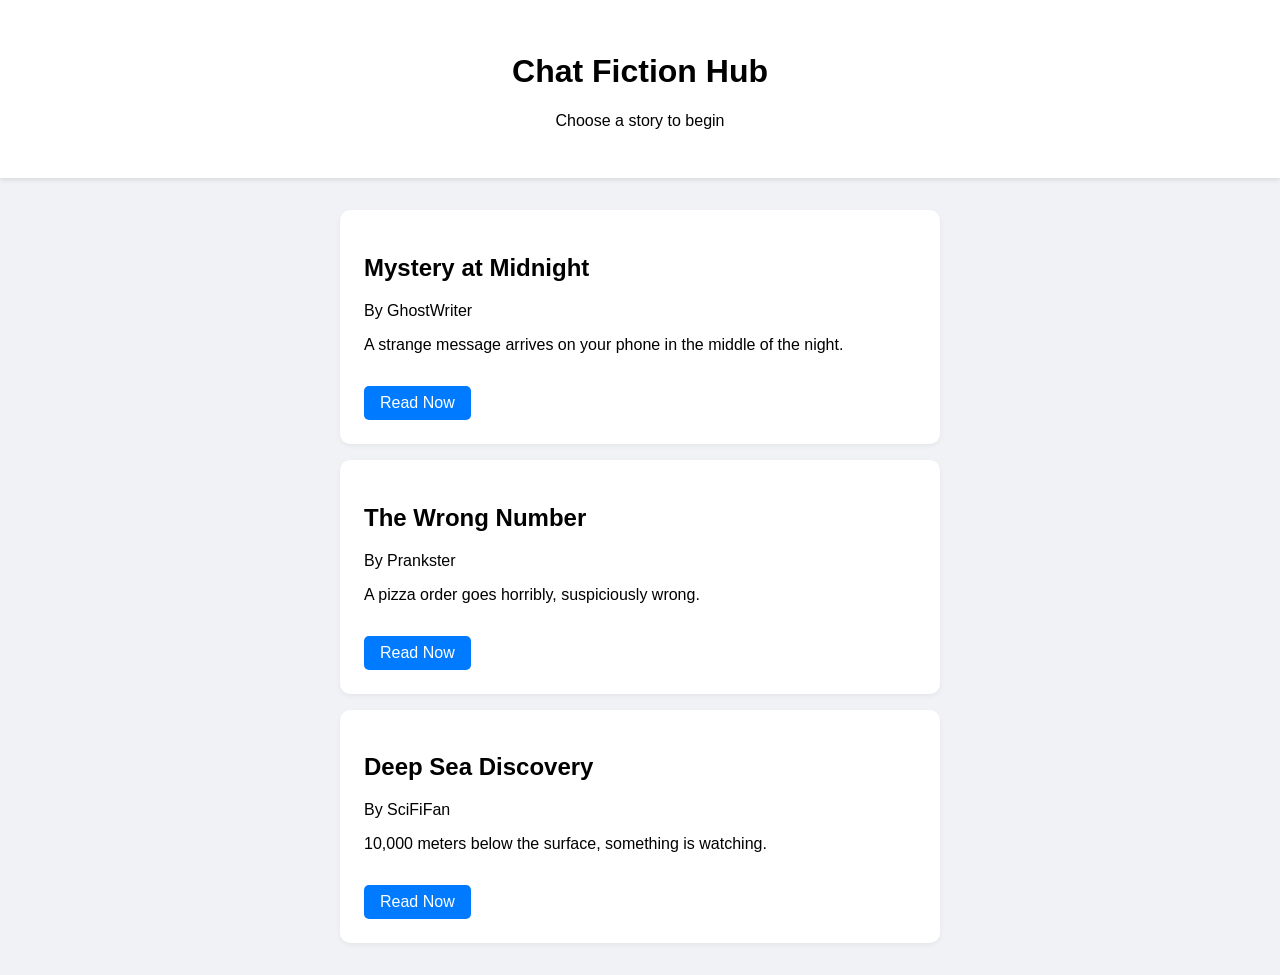
<file: index.html>
<!DOCTYPE html>
<html lang="en">
<head>
    <meta charset="UTF-8">
    <meta name="viewport" content="width=device-width, initial-scale=1.0">
    <title>Chat Fiction Hub</title>
    <link rel="stylesheet" href="css/style.css">
</head>
<body>
    <header>
        <h1>Chat Fiction Hub</h1>
        <p>Choose a story to begin</p>
    </header>

    <main id="story-list">
        <!-- Stories will be loaded here -->
    </main>

    <script>
        fetch('stories/story-index.json')
            .then(res => res.json())
            .then(stories => {
                const list = document.getElementById('story-list');
                stories.forEach(story => {
                    const card = document.createElement('div');
                    card.className = 'story-card';
                    card.innerHTML = `
                        <h2>${story.title}</h2>
                        <p>By ${story.author}</p>
                        <p>${story.description}</p>
                        <a href="reader.html?story=${story.file}" class="read-btn">Read Now</a>
                    `;
                    list.appendChild(card);
                });
            });
    </script>
</body>
</html>
</file>
<file: css/style.css>
:root {
    --bg-color: #f0f2f5;
    --bubble-left: #ffffff;
    --bubble-right: #dcf8c6;
    --text-main: #333;
    --text-dim: #888;
}

body {
    /* Universal system font stack for best language support */
    font-family: -apple-system, BlinkMacSystemFont, "Segoe UI", Roboto, Helvetica, Arial, sans-serif, "Apple Color Emoji", "Segoe UI Emoji", "Segoe UI Symbol";
    margin: 0;
    padding: 0;
    background-color: var(--bg-color);
}

.hidden { display: none !important; }

/* Notification Pop Styles */
#notification-banner {
    position: fixed;
    top: 10px;
    left: 10px;
    right: 10px;
    background: rgba(255, 255, 255, 0.95);
    backdrop-filter: blur(10px);
    border-radius: 15px;
    padding: 12px;
    box-shadow: 0 4px 15px rgba(0,0,0,0.2);
    z-index: 1000;
    animation: slideDown 0.4s cubic-bezier(0.18, 0.89, 0.32, 1.28);
}

@keyframes slideDown {
    from { transform: translateY(-120%); }
    to { transform: translateY(0); }
}

.notif-content {
    display: flex;
    align-items: center;
}

.notif-text {
    display: flex;
    flex-direction: column;
    margin-left: 10px;
}

.notif-text strong {
    font-size: 0.85rem;
    color: #333;
}

.notif-text span {
    font-size: 0.9rem;
    color: #555;
    white-space: nowrap;
    overflow: hidden;
    text-overflow: ellipsis;
    max-width: 250px;
}

/* Menu Styles */
#menu-btn {
    background: none;
    border: none;
    color: white;
    font-size: 1.5rem;
    cursor: pointer;
    margin-left: auto;
}

#story-menu {
    position: fixed;
    top: 60px;
    right: 10px;
    background: white;
    width: 250px;
    max-height: 70vh;
    border-radius: 10px;
    box-shadow: 0 4px 15px rgba(0,0,0,0.2);
    z-index: 200;
    padding: 1rem;
    overflow-y: auto;
}

.menu-item {
    padding: 10px;
    border-bottom: 1px solid #eee;
    cursor: pointer;
}

.menu-item:hover { background: #f9f9f9; }

#close-menu {
    width: 100%;
    margin-top: 10px;
    padding: 8px;
    background: #075e54;
    color: white;
    border: none;
    border-radius: 5px;
}
header {
    text-align: center;
    padding: 2rem;
    background: white;
    box-shadow: 0 2px 5px rgba(0,0,0,0.1);
}

#story-list {
    max-width: 600px;
    margin: 2rem auto;
    padding: 0 1rem;
}

.story-card {
    background: white;
    padding: 1.5rem;
    border-radius: 10px;
    margin-bottom: 1rem;
    box-shadow: 0 2px 5px rgba(0,0,0,0.05);
}

.read-btn {
    display: inline-block;
    padding: 0.5rem 1rem;
    background: #007bff;
    color: white;
    text-decoration: none;
    border-radius: 5px;
    margin-top: 1rem;
}

/* Reader Styles */
.reader-mode {
    background-color: #e5ddd5;
    background-size: cover;
    background-position: center;
    background-attachment: fixed;
    height: 100vh;
    overflow: hidden; /* Prevent body scroll to stop bouncing */
}

#reader-container {
    display: flex;
    flex-direction: column;
    height: 100vh;
    position: relative;
}

#story-header {
    position: absolute;
    top: 0;
    width: 100%;
    background: #075e54;
    color: white;
    padding: 10px 1rem;
    display: flex;
    align-items: center;
    z-index: 100;
    box-sizing: border-box;
}

.back-link {
    color: white;
    text-decoration: none;
    margin-right: 1rem;
    font-size: 1.2rem;
}

#chat-window {
    flex: 1;
    overflow-y: auto;
    padding: 70px 1rem 80px 1rem;
    display: flex;
    flex-direction: column;
    scroll-behavior: smooth;
}

/* Chat Input Mockup */
#chat-input-area {
    background: #f0f0f0;
    padding: 10px;
    display: flex;
    align-items: center;
    gap: 10px;
    position: absolute;
    bottom: 0;
    width: 100%;
    box-sizing: border-box;
}

#fake-input {
    flex: 1;
    background: white;
    border-radius: 20px;
    padding: 8px 15px;
    color: #999;
    font-size: 0.9rem;
    cursor: default;
}

#send-btn {
    background: #075e54;
    color: white;
    border: none;
    width: 35px;
    height: 35px;
    border-radius: 50%;
    display: flex;
    align-items: center;
    justify-content: center;
}

.typing-indicator {
    font-style: italic;
    font-size: 0.8rem;
    color: #666;
    margin: 5px 0 10px 50px;
    display: none;
}

.message {
    max-width: 80%;
    margin-bottom: 1rem;
    animation: fadeIn 0.2s ease-out;
}

@keyframes fadeIn {
    from { opacity: 0; transform: translateY(10px); }
    to { opacity: 1; transform: translateY(0); }
}

.system {
    align-self: center;
    background: rgba(0,0,0,0.1);
    padding: 0.5rem 1rem;
    border-radius: 20px;
    font-size: 0.8rem;
    color: #555;
    text-align: center;
}

.bubble-container {
    display: flex;
    align-items: flex-end;
}

.bubble-container.left { align-self: flex-start; }
.bubble-container.right { align-self: flex-end; }

.avatar {
    width: 35px;
    height: 35px;
    border-radius: 50%;
    margin: 0 8px;
}

.bubble-content {
    display: flex;
    flex-direction: column;
}

.left .bubble-content { align-items: flex-start; }
.right .bubble-content { align-items: flex-end; }

.name {
    font-size: 0.75rem;
    color: #666;
    margin-bottom: 2px;
}

.bubble {
    padding: 8px 12px;
    border-radius: 10px;
    font-size: 0.95rem;
    box-shadow: 0 1px 1px rgba(0,0,0,0.1);
}

.left .bubble {
    background: var(--bubble-left);
    border-bottom-left-radius: 2px;
}

.right .bubble {
    background: var(--bubble-right);
    border-bottom-right-radius: 2px;
}

#tap-overlay {
    position: fixed;
    bottom: 20px;
    left: 50%;
    transform: translateX(-50%);
    background: rgba(0,0,0,0.5);
    color: white;
    padding: 0.5rem 1rem;
    border-radius: 20px;
    pointer-events: none;
    opacity: 0.7;
    transition: opacity 0.1s;
}

#tap-overlay.tapped {
    opacity: 1;
}
</file>
